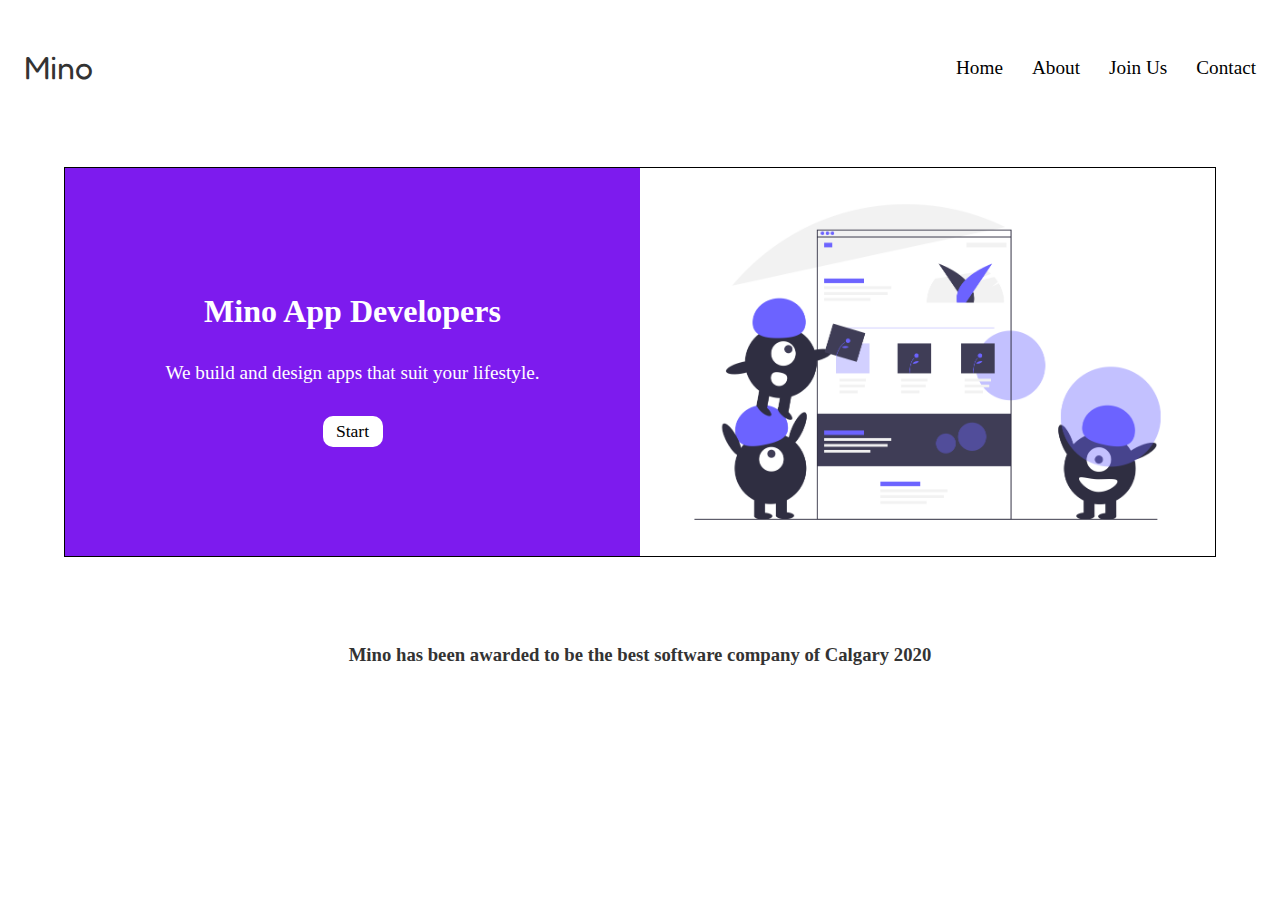
<file: index.html>
<!DOCTYPE html>
<html lang="en">

<head>
  <meta charset="UTF-8">
  <meta name="viewport" content="width=device-width, initial-scale=1.0">
  <title>Simple Killer Web</title>
  <link rel="stylesheet" href="styles/style.css">
  <link href="https://fonts.googleapis.com/css?family=Fredoka+One&display=swap" rel="stylesheet">
</head>

<body>
  <header>
    <div class="logo">Mino</div>
    <div class="nav">
      <ul class="nav-links">
        <li><a href="#">Home</a></li>
        <li><a href="about.html">About</a></li>
        <li><a href="join.html">Join Us</a></li>
        <li><a href="#">Contact</a></li>
      </ul>
    </div>
    <div class="hamburger">
      <div class="line1"></div>
      <div class="line2"></div>
      <div class="line3"></div>
    </div>
  </header>

  <main class="main_home">
    <div class="main-title">
      <h1>Mino App Developers</h1>
      <p>We build and design apps that suit your lifestyle.</p>
      <div class="link">
        <a href="#">Start</a>
      </div>
    </div>
    <div class="main-img">
      <img src="images/home_banner.png" alt="main img">
    </div>
  </main>

  <section class="sub">
    <h3>Mino has been awarded to be the best software company of Calgary 2020</h3>
  </section>
  <script src="app.js"></script>
</body>

</html>
</file>
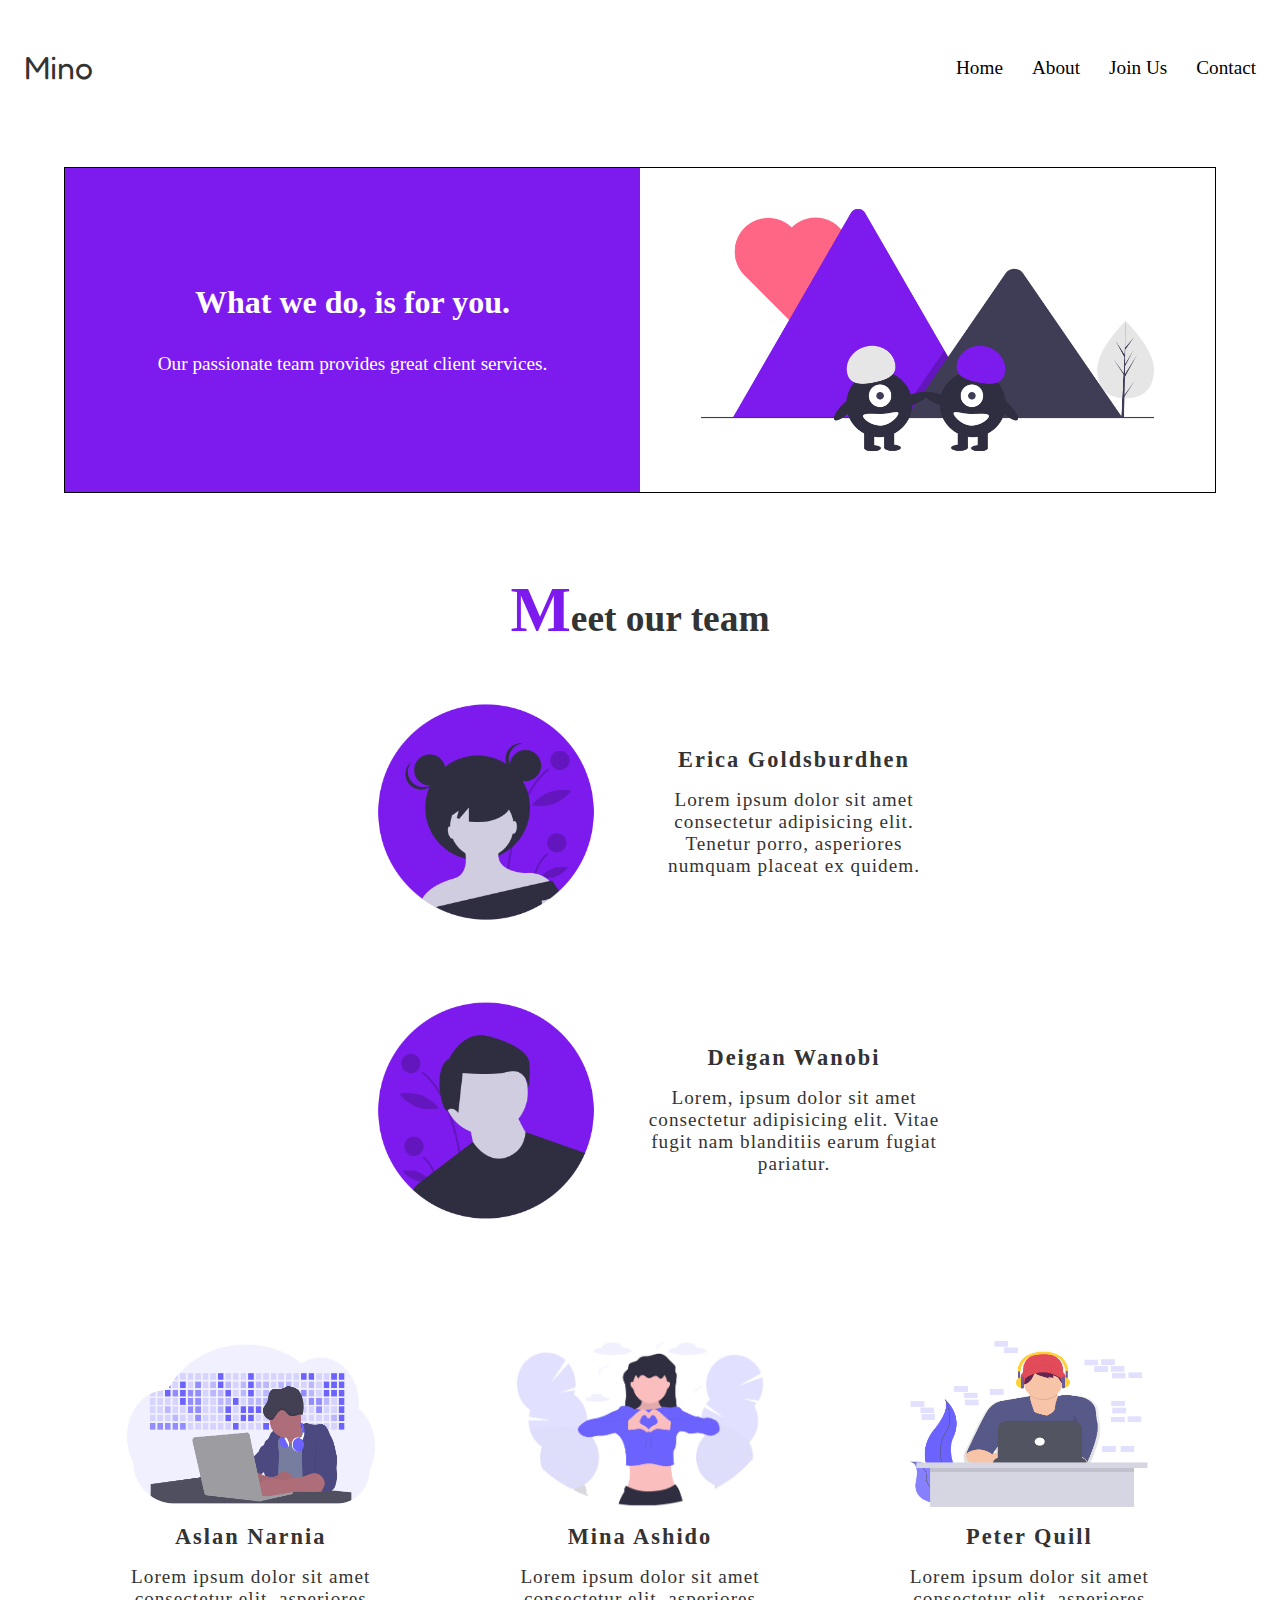
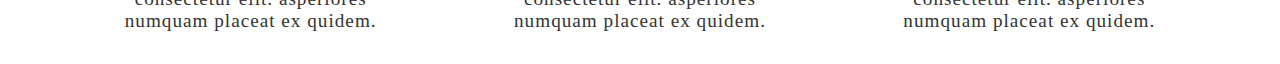
<file: about.html>
<!DOCTYPE html>
<html lang="en">

<head>
  <meta charset="UTF-8">
  <meta name="viewport" content="width=device-width, initial-scale=1.0">
  <title>About</title>
  <link rel="stylesheet" href="styles/style.css">
  <link href="https://fonts.googleapis.com/css?family=Fredoka+One&display=swap" rel="stylesheet">
</head>

<body>
  <header>
    <div class="logo">Mino</div>
    <div class="nav">
      <ul class="nav-links">
        <li><a href="index.html">Home</a></li>
        <li><a href="#">About</a></li>
        <li><a href="join.html">Join Us</a></li>
        <li><a href="#">Contact</a></li>
      </ul>
    </div>
    <div class="hamburger">
      <div class="line1"></div>
      <div class="line2"></div>
      <div class="line3"></div>
    </div>
  </header>

  <main class="main-about">
    <div class="about-title">
      <h1>What we do, is for you.</h1>
      <p> Our passionate team provides great client services.</p>
    </div>
    <div class="main-img">
      <img src="images/about_us.png" alt="about img">
    </div>
  </main>

  <section class="team-container">
    <div class="team-title">
      <h3>Meet our team</h3>
    </div>
    <div class="team">
      <div class="team-profile-container">
        <div class="team-image">
          <img src="images/female.png" alt="femal e avatar">
        </div>
        <div class="team-info">
          <h3>Erica Goldsburdhen</h3>
          <p>Lorem ipsum dolor sit amet consectetur adipisicing elit. Tenetur porro, asperiores numquam placeat ex
            quidem.</p>
        </div>
      </div>
      <div class="team-profile-container">
        <div class="team-image">
          <img src="images/male.png" alt="male avatar">
        </div>
        <div class="team-info">
          <h3>Deigan Wanobi</h3>
          <p>Lorem, ipsum dolor sit amet consectetur adipisicing elit. Vitae fugit nam blanditiis earum fugiat pariatur.
          </p>
        </div>
      </div>
    </div>
  </section>

  <div class="team-container-2">
    <div class="team-profile-2">
      <div class="team-image">
        <img src="images/avatar-3.png" alt="male avatar">
      </div>
      <div class="team-info">
        <h3>Aslan Narnia</h3>
        <p>Lorem ipsum dolor sit amet consectetur elit. asperiores numquam placeat ex
          quidem.</p>
      </div>
    </div>
    <div class="team-profile-2">
      <div class="team-image">
        <img src="images/avatar-4.png" alt="female avatar">
      </div>
      <div class="team-info">
        <h3>Mina Ashido</h3>
        <p>Lorem ipsum dolor sit amet consectetur elit. asperiores numquam placeat ex
          quidem.</p>
      </div>
    </div>
    <div class="team-profile-2">
      <div class="team-image">
        <img src="images/avatar-6.png" alt="male avatar">
      </div>
      <div class="team-info">
        <h3>Peter Quill</h3>
        <p>Lorem ipsum dolor sit amet consectetur elit. asperiores numquam placeat ex
          quidem.</p>
      </div>
    </div>
  </div>
</body>

</html>
</file>
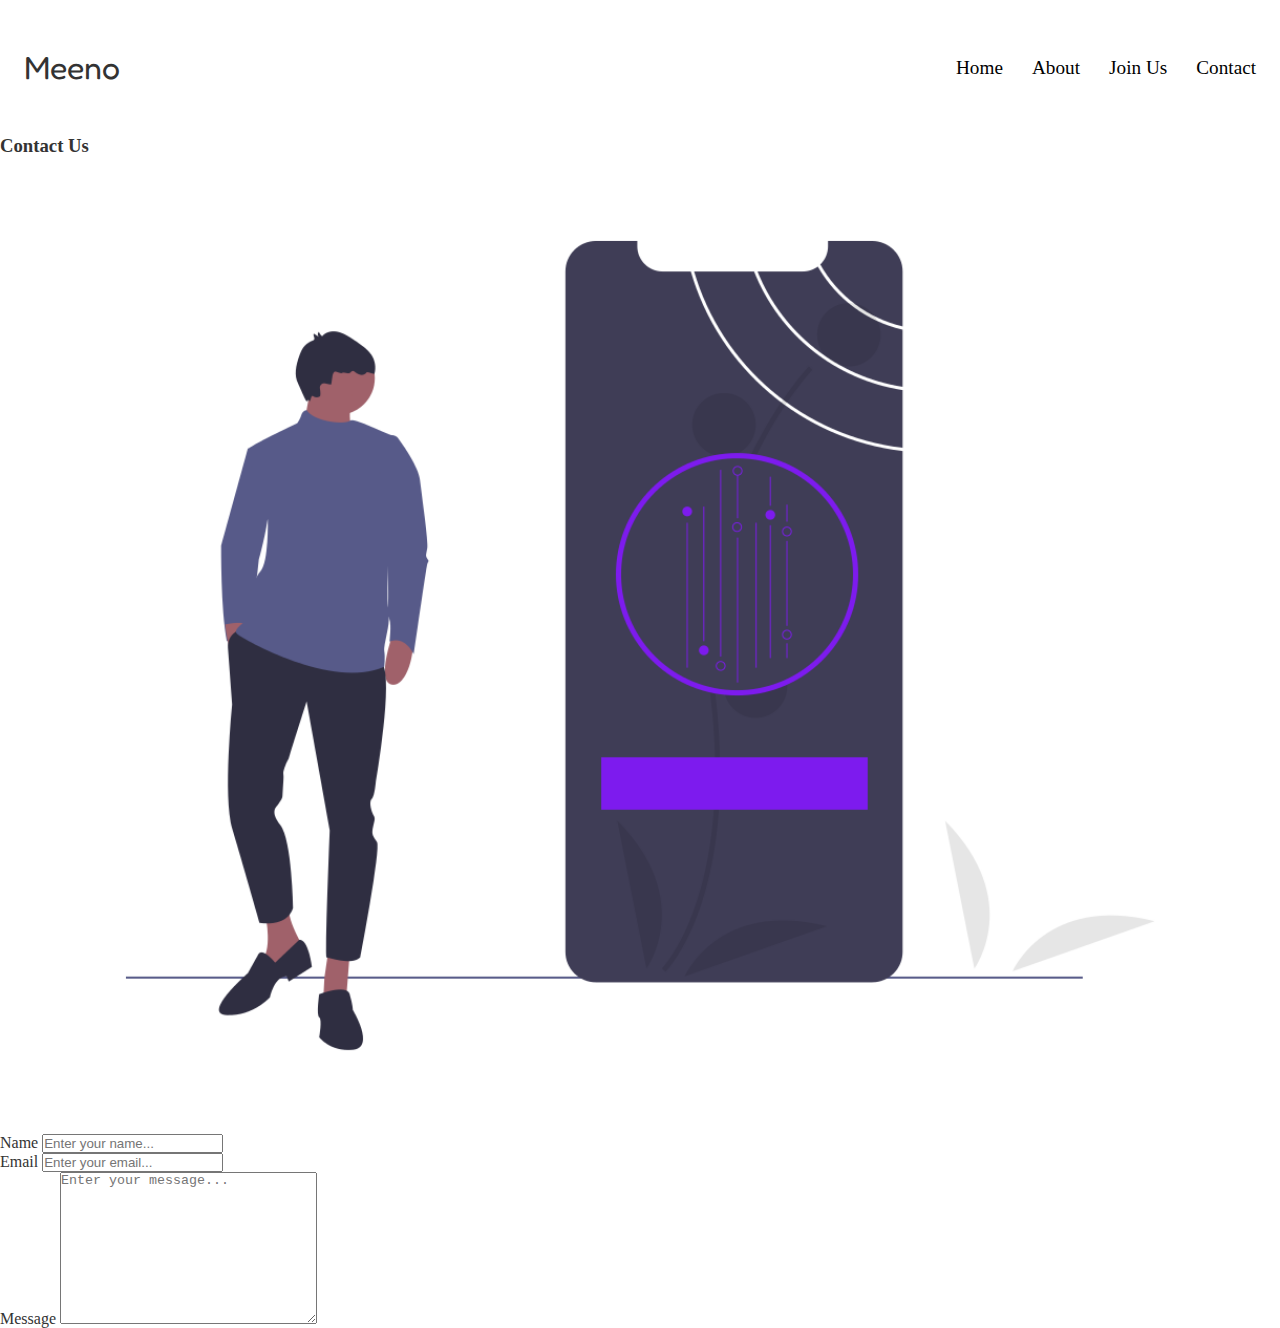
<file: contact.html>
<!DOCTYPE html>
<html lang="en">

<head>
  <meta charset="UTF-8">
  <meta name="viewport" content="width=device-width, initial-scale=1.0">
  <title>Contact</title>
  <link rel="stylesheet" href="styles/style.css">
  <link href="https://fonts.googleapis.com/css?family=Fredoka+One&display=swap" rel="stylesheet">
</head>

<body>
  <header>
    <div class="logo">Meeno</div>
    <div class="nav">
      <ul class="nav-links">
        <li><a href="index.html">Home</a></li>
        <li><a href="about.html">About</a></li>
        <li><a href="join.html">Join Us</a></li>
        <li><a href="#">Contact</a></li>
      </ul>
    </div>
    <div class="hamburger">
      <div class="line1"></div>
      <div class="line2"></div>
      <div class="line3"></div>
    </div>
  </header>

  <section class="contact-title">
    <h3>Contact Us</h3>
  </section>

  <section class="contact-container">
    <div class="contact-img">
      <img src="images/contact.png" alt="contact">
    </div>
    <form action="">
      <div class="form-container">
        <div>
          <label for="name">Name</label>
          <input type="text" id="name" name="name" placeholder="Enter your name...">
        </div>
        <div>
          <label for="email">Email</label>
          <input type="email" id="email" name="email" placeholder="Enter your email...">
        </div>
        <div>
          <label for="msg">Message</label>
          <textarea name="msg" id="" cols="30" rows="10" placeholder="Enter your message..."></textarea>
        </div>
      </div>
    </form>
  </section>

  <script src="app.js"></script>
</body>

</html>
</file>
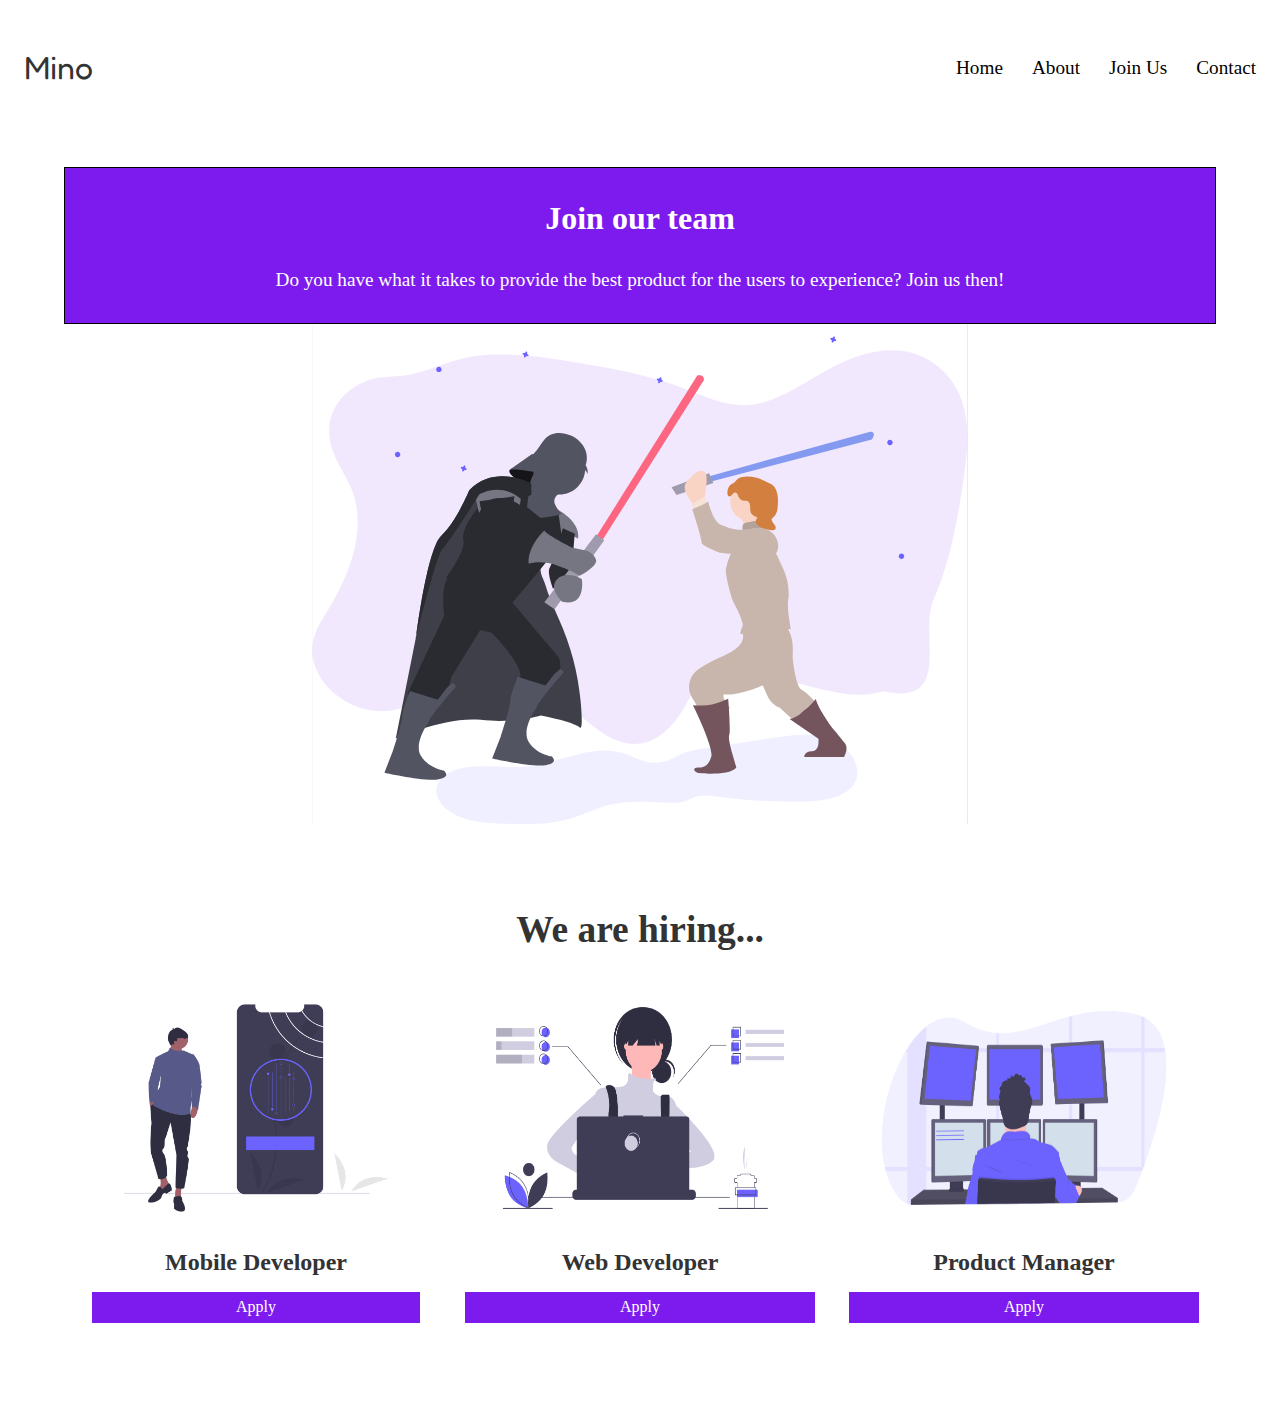
<file: join.html>
<!DOCTYPE html>
<html lang="en">

<head>
  <meta charset="UTF-8">
  <meta name="viewport" content="width=device-width, initial-scale=1.0">
  <title>Join Us</title>
  <link rel="stylesheet" href="styles/style.css">
  <link href="https://fonts.googleapis.com/css?family=Fredoka+One&display=swap" rel="stylesheet">
</head>

<body>
  <header>
    <div class="logo">Mino</div>
    <div class="nav">
      <ul class="nav-links">
        <li><a href="index.html">Home</a></li>
        <li><a href="about.html">About</a></li>
        <li><a href="#">Join Us</a></li>
        <li><a href="#">Contact</a></li>
      </ul>
    </div>
    <div class="hamburger">
      <div class="line1"></div>
      <div class="line2"></div>
      <div class="line3"></div>
    </div>
  </header>

  <main class="join-container">
    <h1>Join our team</h1>
    <p>Do you have what it takes to provide the best product for the users to experience? Join us then!
    </p>
  </main>

  <section class="svg-container">
    <svg width="998" height="761" viewBox="0 0 998 761" fill="none" xmlns="http://www.w3.org/2000/svg">
      <rect width="998" height="761" fill="#E5E5E5" />
      <g id="star-wars">
        <g clip-path="url(#clip0)">
          <rect width="997.26" height="760.93" fill="white" />
          <path id="shadow" opacity="0.1"
            d="M406.663 654.398C380.263 660.688 354.493 670.618 327.443 673.398C293.143 676.928 257.863 668.798 224.303 676.748C208.673 680.448 192.023 689.918 189.353 705.748C186.933 720.148 197.303 733.818 209.413 741.968C234.123 758.598 265.723 759.808 295.503 760.468C328.503 761.198 362.203 761.848 393.913 752.548C414.493 746.548 433.773 736.398 454.623 731.418C483.623 724.498 513.883 727.848 543.623 728.498C552.043 728.678 560.623 728.618 568.623 725.848C573.813 724.038 578.563 721.128 583.793 719.438C594.043 716.118 605.153 717.748 615.793 719.208C660.27 725.267 705.159 727.775 750.033 726.708C772.293 726.178 795.873 724.318 813.953 711.338C819.143 707.618 823.793 702.958 826.603 697.218C830.823 688.588 830.433 678.218 827.333 669.138C819.643 646.558 796.773 631.888 773.383 627.218C749.993 622.548 725.833 626.158 702.253 629.758L591.743 646.698C583.913 647.898 576.013 649.108 568.553 651.788C560.003 654.848 552.223 659.788 543.763 663.068C519.453 672.578 503.973 665.938 482.763 656.718C458.263 646.038 432.413 648.178 406.663 654.398Z"
            fill="#6C63FF" />
          <g id="background">
            <path id="Vector" opacity="0.1"
              d="M61.77 256.11C82.99 315.46 55.92 383.82 24.05 435.36C13.38 452.61 1.61 470.71 0.150001 492.36C-1.63 518.84 12.84 543.19 30.03 559.1C61.37 588.1 104.17 597.1 141.46 582.44C173.69 569.8 200.79 541.24 233.29 529.73C287.68 510.46 345.29 542.41 391.84 582.22C424.78 610.39 460.07 644.64 499.84 638.62C527.84 634.39 551.52 610.08 567.62 581.46C575.39 567.64 582.15 552.16 593.48 542.84C600.21 537.3 608.12 534.35 616.02 532.26C688.21 513.15 797.8 583.08 869 559.1C977 582.44 922.5 472.5 946.35 418.3C970.2 364.1 981.35 302.86 990.61 242.2C997.2 199.09 1002.67 152.58 987.52 112.92C971.52 70.92 934.4 45.53 897.11 40.77C859.82 36.01 822.43 49.19 788.11 67.77C745.19 91.01 703.11 123.54 656.28 123.65C624.38 123.72 593.96 108.57 563.45 97.01C512.45 77.69 459.45 68.09 406.58 59.23C355.99 50.74 304.89 42.86 254 47.87C218 51.42 186.18 68.46 151.24 76.34C128.46 81.48 105.57 77.66 83.24 86.34C55.71 97 27.4 121.72 25.88 160.62C24.39 197.59 50.51 224.62 61.77 256.11Z"
              fill="#7D1BEE" />
          </g>
          <g id="stars">
            <path id="Vector_2"
              d="M797.03 23.6728C796.462 23.4251 796.005 22.9778 795.746 22.4157C795.486 21.8536 795.441 21.2157 795.62 20.6228C795.648 20.5318 795.664 20.4378 795.67 20.3428C795.686 20.071 795.613 19.8014 795.464 19.5738C795.315 19.3461 795.097 19.1724 794.841 19.0783C794.586 18.9842 794.307 18.9747 794.046 19.0511C793.784 19.1275 793.554 19.2859 793.39 19.5028C793.334 19.5803 793.287 19.6642 793.25 19.7528C793.002 20.3204 792.555 20.7774 791.993 21.0373C791.431 21.2971 790.793 21.3418 790.2 21.1628C790.109 21.1352 790.015 21.1184 789.92 21.1128C789.648 21.0972 789.379 21.1693 789.151 21.3186C788.923 21.4678 788.75 21.6862 788.656 21.9417C788.561 22.1971 788.552 22.476 788.628 22.7373C788.705 22.9986 788.863 23.2284 789.08 23.3928C789.158 23.4492 789.241 23.4962 789.33 23.5328C789.899 23.7748 790.359 24.2166 790.624 24.7748C790.89 25.333 790.942 25.969 790.77 26.5628C790.742 26.6539 790.726 26.7478 790.72 26.8428C790.704 27.1146 790.777 27.3842 790.926 27.6118C791.075 27.8395 791.293 28.0132 791.549 28.1073C791.804 28.2014 792.083 28.211 792.344 28.1345C792.606 28.0581 792.836 27.8998 793 27.6828C793.056 27.6053 793.103 27.5214 793.14 27.4328C793.388 26.8652 793.835 26.4082 794.397 26.1484C794.959 25.8885 795.597 25.8438 796.19 26.0228C796.281 26.0504 796.375 26.0672 796.47 26.0728C796.742 26.0884 797.011 26.0163 797.239 25.8671C797.467 25.7178 797.64 25.4994 797.735 25.244C797.829 24.9885 797.838 24.7096 797.762 24.4483C797.685 24.1871 797.527 23.9573 797.31 23.7928C797.222 23.7412 797.128 23.7009 797.03 23.6728Z"
              fill="#6C63FF" />
            <path id="Vector_3"
              d="M533.03 85.6728C532.462 85.4251 532.005 84.9778 531.746 84.4157C531.486 83.8536 531.441 83.2157 531.62 82.6228C531.648 82.5318 531.664 82.4378 531.67 82.3428C531.686 82.071 531.613 81.8014 531.464 81.5738C531.315 81.3461 531.097 81.1724 530.841 81.0783C530.586 80.9842 530.307 80.9747 530.046 81.0511C529.784 81.1275 529.554 81.2859 529.39 81.5028C529.334 81.5803 529.287 81.6642 529.25 81.7528C529.002 82.3204 528.555 82.7774 527.993 83.0373C527.431 83.2971 526.793 83.3418 526.2 83.1628C526.109 83.1352 526.015 83.1184 525.92 83.1128C525.648 83.0972 525.379 83.1693 525.151 83.3186C524.923 83.4678 524.75 83.6862 524.656 83.9417C524.561 84.1971 524.552 84.476 524.628 84.7373C524.705 84.9986 524.863 85.2284 525.08 85.3928C525.158 85.4492 525.241 85.4962 525.33 85.5328C525.898 85.7805 526.355 86.2278 526.614 86.7899C526.874 87.3521 526.919 87.99 526.74 88.5828C526.712 88.6739 526.696 88.7678 526.69 88.8628C526.674 89.1346 526.747 89.4042 526.896 89.6318C527.045 89.8595 527.263 90.0332 527.519 90.1273C527.774 90.2214 528.053 90.231 528.315 90.1545C528.576 90.0781 528.806 89.9198 528.97 89.7028C529.026 89.6253 529.073 89.5414 529.11 89.4528C529.358 88.8852 529.805 88.4282 530.367 88.1684C530.929 87.9085 531.567 87.8638 532.16 88.0428C532.251 88.0704 532.345 88.0872 532.44 88.0928C532.712 88.1084 532.981 88.0363 533.209 87.8871C533.437 87.7378 533.61 87.5194 533.705 87.264C533.799 87.0085 533.808 86.7296 533.732 86.4683C533.655 86.2071 533.497 85.9773 533.28 85.8128C533.203 85.7564 533.119 85.7094 533.03 85.6728Z"
              fill="#6C63FF" />
            <path id="Vector_4"
              d="M879.46 184.583C881.735 184.583 883.58 182.738 883.58 180.463C883.58 178.187 881.735 176.343 879.46 176.343C877.185 176.343 875.34 178.187 875.34 180.463C875.34 182.738 877.185 184.583 879.46 184.583Z"
              fill="#6C63FF" />
            <path id="Vector_5"
              d="M328.65 46.6128C328.091 46.3695 327.641 45.9297 327.385 45.3768C327.129 44.824 327.084 44.1963 327.26 43.6128C327.288 43.5218 327.305 43.4278 327.31 43.3328C327.337 43.0617 327.275 42.789 327.133 42.5564C326.991 42.3238 326.777 42.144 326.523 42.0443C326.27 41.9447 325.99 41.9307 325.728 42.0044C325.466 42.0781 325.235 42.2356 325.07 42.4528C325.014 42.5303 324.967 42.6142 324.93 42.7028C324.687 43.2615 324.247 43.7115 323.694 43.9676C323.141 44.2238 322.514 44.2683 321.93 44.0928C321.839 44.0651 321.745 44.0483 321.65 44.0428C321.381 44.0247 321.113 44.0943 320.886 44.2411C320.66 44.388 320.487 44.6042 320.393 44.8574C320.3 45.1106 320.291 45.3873 320.368 45.646C320.445 45.9048 320.603 46.1317 320.82 46.2928C320.897 46.3493 320.981 46.3963 321.07 46.4328C321.629 46.6762 322.079 47.1159 322.335 47.6688C322.591 48.2217 322.636 48.8493 322.46 49.4328C322.432 49.5238 322.416 49.6178 322.41 49.7128C322.392 49.9821 322.462 50.2501 322.608 50.4765C322.755 50.703 322.971 50.8759 323.225 50.9693C323.478 51.0627 323.755 51.0717 324.013 50.9948C324.272 50.9179 324.499 50.7594 324.66 50.5428C324.717 50.4654 324.764 50.3814 324.8 50.2928C325.043 49.7342 325.483 49.2842 326.036 49.028C326.589 48.7718 327.217 48.7273 327.8 48.9028C327.891 48.9305 327.985 48.9473 328.08 48.9528C328.349 48.9709 328.617 48.9013 328.844 48.7545C329.07 48.6077 329.243 48.3915 329.337 48.1382C329.43 47.885 329.439 47.6083 329.362 47.3496C329.285 47.0909 329.127 46.864 328.91 46.7028C328.827 46.6629 328.74 46.6328 328.65 46.6128Z"
              fill="#6C63FF" />
            <path id="Vector_6"
              d="M234.51 219.943C233.951 219.699 233.501 219.26 233.245 218.707C232.989 218.154 232.945 217.526 233.12 216.943C233.148 216.852 233.165 216.758 233.17 216.663C233.188 216.393 233.119 216.126 232.972 215.899C232.825 215.673 232.609 215.5 232.355 215.406C232.102 215.313 231.826 215.304 231.567 215.381C231.308 215.458 231.081 215.616 230.92 215.833C230.864 215.91 230.817 215.994 230.78 216.083C230.537 216.641 230.097 217.091 229.544 217.348C228.991 217.604 228.364 217.648 227.78 217.473C227.689 217.445 227.595 217.428 227.5 217.423C227.231 217.405 226.963 217.474 226.736 217.621C226.51 217.768 226.337 217.984 226.243 218.237C226.15 218.491 226.141 218.767 226.218 219.026C226.295 219.285 226.453 219.512 226.67 219.673C226.747 219.729 226.831 219.776 226.92 219.813C227.479 220.056 227.929 220.496 228.185 221.049C228.441 221.602 228.486 222.229 228.31 222.813C228.282 222.904 228.266 222.998 228.26 223.093C228.242 223.362 228.312 223.63 228.458 223.857C228.605 224.083 228.821 224.256 229.075 224.349C229.328 224.443 229.605 224.452 229.863 224.375C230.122 224.298 230.349 224.139 230.51 223.923C230.566 223.845 230.614 223.761 230.65 223.673C230.893 223.114 231.333 222.664 231.886 222.408C232.439 222.152 233.067 222.107 233.65 222.283C233.741 222.311 233.835 222.327 233.93 222.333C234.199 222.351 234.467 222.281 234.694 222.134C234.92 221.988 235.093 221.771 235.187 221.518C235.28 221.265 235.289 220.988 235.212 220.73C235.135 220.471 234.977 220.244 234.76 220.083C234.683 220.026 234.599 219.979 234.51 219.943Z"
              fill="#6C63FF" />
            <path id="Vector_7"
              d="M130.07 202.673C132.318 202.673 134.14 200.851 134.14 198.603C134.14 196.355 132.318 194.533 130.07 194.533C127.822 194.533 126 196.355 126 198.603C126 200.851 127.822 202.673 130.07 202.673Z"
              fill="#6C63FF" />
            <path id="Vector_8"
              d="M192.9 73.1328C195.148 73.1328 196.97 71.3106 196.97 69.0628C196.97 66.815 195.148 64.9928 192.9 64.9928C190.652 64.9928 188.83 66.815 188.83 69.0628C188.83 71.3106 190.652 73.1328 192.9 73.1328Z"
              fill="#6C63FF" />
            <path id="Vector_9"
              d="M896.95 357.703C899.225 357.703 901.07 355.858 901.07 353.583C901.07 351.307 899.225 349.463 896.95 349.463C894.675 349.463 892.83 351.307 892.83 353.583C892.83 355.858 894.675 357.703 896.95 357.703Z"
              fill="#6C63FF" />
          </g>
          <g id="darth-vader">
            <path id="Vector_10"
              d="M407.29 614.115C397.35 605.005 347.67 595.895 347.67 595.895C347.67 595.895 309.58 608.315 256.58 602.515C203.58 596.715 127.37 630.675 127.37 630.675L157.91 477.175L158.84 472.505C158.84 472.505 175.37 340.835 196.95 321.785C218.53 302.735 239.18 253.055 239.18 253.055C278.1 212.475 332.76 242.285 332.76 242.285C332.76 242.285 333.06 243.035 333.59 244.435C337.92 255.955 357.54 310.995 350.15 344.965C345.32 367.185 347.53 378.965 350.22 384.965C352.517 389.991 354.462 395.17 356.04 400.465C359.53 412.405 367.64 431.625 375.94 450.055C393.62 489.256 404.657 531.124 408.6 573.945C410.8 598.105 411.51 617.975 407.29 614.115Z"
              fill="#3E3F49" />
            <path id="Vector_11"
              d="M298.81 417.015L375.81 508.105C375.81 508.105 385.75 539.575 361.73 550.335L351.79 561.925L311.21 546.195C311.21 546.195 324.46 542.055 311.21 518.035C297.96 494.015 273.12 470.035 273.12 470.035L255.73 465.895L211.84 537.115C211.84 537.115 206.84 568.585 187 572.725L169.61 581.005L145.61 562.005L201.09 443.585C201.09 443.585 192.81 385.585 216 378.165L298.81 417.015Z"
              fill="#2A2A31" />
            <path id="Vector_12"
              d="M359.44 285.755C363.15 287.045 366.2 289.695 374.17 282.865C374.17 282.865 394.87 306.055 387.42 320.955C379.97 335.855 304.61 424.465 304.61 424.465L203.61 386.375C203.61 386.375 235.08 344.965 230.11 327.575C225.14 310.185 266.55 248.905 296.36 253.045C326.17 257.185 333.63 259.665 333.63 259.665C333.63 259.665 337.97 282.075 353.4 284.345C355.453 284.626 357.475 285.098 359.44 285.755Z"
              fill="#2A2A31" />
            <path id="Vector_13"
              d="M374.17 282.865C374.17 282.865 408.95 301.085 404.81 326.755C404.81 326.755 388.25 315.985 379.14 318.475L374.17 282.865Z"
              fill="#757681" />
            <path id="Vector_14"
              d="M383.28 529.645C383.28 529.645 341.87 576.845 341.87 583.465C341.87 583.465 317.87 616.585 329.45 635.635C341.03 654.685 364.23 657.995 364.23 657.995C364.23 657.995 376.65 667.105 356.78 671.245C336.91 675.385 273.97 661.305 273.97 661.305L287.22 627.305C287.22 627.305 301.3 584.245 301.3 575.135C301.3 566.025 312.89 537.045 312.89 537.045L355.12 550.295L368.37 532.955L377.86 524.675L383.28 529.645Z"
              fill="#535461" />
            <path id="Vector_15"
              d="M320.37 242.285C320.37 242.285 293.87 227.375 301.37 221.585C308.87 215.795 347.74 213.305 347.74 213.305L361.37 245.185L320.37 242.285Z"
              fill="#151519" />
            <path id="Vector_16"
              d="M394.87 249.735C394.87 249.735 364.23 256.355 369.2 273.735C369.2 273.735 374.2 284.505 379.14 287.815C384.08 291.125 347.67 295.265 347.67 295.265L326.97 278.705L329.87 255.935C329.87 255.935 331.11 219.935 350.99 219.935C370.87 219.935 394.87 249.735 394.87 249.735Z"
              fill="#535461" />
            <path id="Vector_17"
              d="M219.31 551.175C219.31 551.175 177.9 598.375 177.9 605.005C177.9 605.005 153.9 638.125 165.48 657.175C177.06 676.225 200.26 679.535 200.26 679.535C200.26 679.535 212.68 688.645 192.81 692.785C172.94 696.925 110 682.845 110 682.845L123.25 648.845C123.25 648.845 137.37 605.835 137.37 596.725C137.37 587.615 148.96 558.635 148.96 558.635L191.19 571.885L204.37 554.465L213.86 546.185L219.31 551.175Z"
              fill="#535461" />
            <path id="Vector_18"
              d="M318.68 259.675L316.2 275.405C316.2 275.405 273.14 244.765 254.09 287.825L245.81 253.045C245.81 253.045 302.95 234.835 318.68 259.675Z"
              fill="#757681" />
            <path id="Vector_19"
              d="M333.59 244.465V259.705L318.68 267.155C286.38 238.995 254.09 259.705 254.09 259.705C254.09 259.705 206.89 335.065 198.61 341.705C190.33 348.345 157.93 477.215 157.93 477.215L158.86 472.545C158.86 472.545 175.37 340.835 196.95 321.785C218.53 302.735 239.18 253.055 239.18 253.055C278.1 212.475 332.76 242.285 332.76 242.285C332.76 242.285 333.06 243.045 333.59 244.465Z"
              fill="#2A2A31" />
            <path id="Vector_20"
              d="M375.82 259.685C397.773 259.685 415.57 241.889 415.57 219.935C415.57 197.982 397.773 180.185 375.82 180.185C353.867 180.185 336.07 197.982 336.07 219.935C336.07 241.889 353.867 259.685 375.82 259.685Z"
              fill="#535461" />
            <path id="Vector_21"
              d="M399.84 172.725C399.84 172.725 368.37 153.725 350.98 179.345C333.59 204.965 335.25 197.565 335.25 197.565L301.25 221.565C301.25 221.565 329.41 221.565 346.8 228.185C346.8 228.185 398.97 197.545 408.08 217.415C408.08 217.415 418.02 221.555 418.85 228.185C418.85 228.185 421.33 224.045 416.37 214.935C416.37 214.955 426.37 190.945 399.84 172.725Z"
              fill="#535461" />
            <g id="dv-move">
              <path id="Vector_22"
                d="M399.84 319.305C399.84 319.305 394.04 369.825 399.84 383.065C399.84 383.065 371.68 397.145 366.72 402.935C366.72 402.935 356.78 377.265 361.72 370.635C366.66 364.005 381.59 311.015 381.59 311.015L399.84 319.305Z"
                fill="#2A2A31" />
              <path id="dv-arm1"
                d="M254.92 269.615C254.92 269.615 261.54 344.975 333.59 354.085L360.09 321.785C360.09 321.785 318.68 301.085 318.68 295.285C318.68 295.285 302.95 282.865 307.91 262.165L254.92 269.615Z"
                fill="#2A2A31" />
              <path id="dv-sword"
                d="M432.14 324.275L586.14 78.2752C586.14 78.2752 597.73 75.7952 596.08 85.7252L439.59 332.555L432.14 324.275Z"
                fill="#FC6681" />
              <path id="Vector_23" d="M432.13 320.135L353.46 423.645L368.98 434.275L444.56 329.245L432.13 320.135Z"
                fill="#9F9BAD" />
              <path id="Vector_24"
                d="M353.46 314.335C353.46 314.335 327.79 337.525 329.46 364.855C329.46 364.855 348.46 358.235 375.01 368.165C401.56 378.095 407.31 383.075 407.31 383.075C407.31 383.075 434.64 368.995 432.15 359.075C429.66 349.155 418.07 344.995 418.07 344.995L394.88 339.995C394.88 339.995 356.78 320.955 353.46 314.335Z"
                fill="#757681" />
              <path id="Vector_25"
                d="M410.6 388.865C410.6 388.865 417.22 431.095 380.79 422.865C380.79 422.865 359.26 402.995 372.51 388.865C385.76 374.735 410.6 387.205 410.6 388.865Z"
                fill="#757681" />
            </g>
          </g>
          <g id="jedi">
            <path id="Vector_26"
              d="M653 296.59C653 296.59 665.42 315.59 661.28 333.03C657.14 350.47 701.86 323.09 701.86 323.09C701.86 323.09 688.61 303.22 690.27 285L653 296.59Z"
              fill="#F9D3C4" />
            <path id="Vector_27"
              d="M655.329 313.91C655.329 313.91 653.669 304.8 657.809 303.14C661.949 301.48 678.509 299 678.509 299C678.509 299 683.509 310.59 688.449 310.59C693.389 310.59 655.329 313.91 655.329 313.91Z"
              fill="#C8B5AC" />
            <path id="Vector_28"
              d="M670.39 515.992L693.58 567.332C693.58 567.332 699.38 579.752 711.8 583.892L735.8 606.252L768.1 578.092C768.1 578.092 756.51 563.182 744.91 556.562C733.31 549.942 729.18 485.342 729.18 485.342L670.39 515.992Z"
              fill="#C8B5AC" />
            <path id="Vector_29"
              d="M654.741 470.565C654.741 470.565 665.505 488.393 624.04 506.143C606.823 513.534 595.339 520.231 587.786 525.523C582.054 529.517 577.743 535.158 575.455 541.659C573.166 548.16 573.015 555.196 575.022 561.784C576.005 564.988 577.465 568.034 579.353 570.825C589.297 585.382 587.636 592.656 587.636 592.656C587.636 592.656 624.09 605.593 635.654 583.762C635.654 583.762 623.229 570.825 626.541 563.552C626.541 563.552 640.626 566.783 672.107 555.467C686.059 550.371 699.495 544.02 712.242 536.497C717.214 533.583 721.449 529.611 724.631 524.878C727.813 520.145 729.859 514.772 730.619 509.16C732.519 495.149 732.62 475.886 722.616 462.462L654.741 470.565Z"
              fill="#C8B5AC" />
            <path id="Vector_30"
              d="M664.59 299.032C680.142 299.032 692.75 286.424 692.75 270.872C692.75 255.319 680.142 242.712 664.59 242.712C649.038 242.712 636.43 255.319 636.43 270.872C636.43 286.424 649.038 299.032 664.59 299.032Z"
              fill="#F9D3C4" />
            <path id="Vector_31"
              d="M676.495 340.954C676.495 340.954 701.335 336.814 707.965 352.544C710.745 359.154 713.825 365.904 716.455 371.544C722.104 383.473 725.125 396.476 725.315 409.674C725.427 413.026 725.162 416.381 724.525 419.674C722.045 430.444 728.665 464.394 728.665 464.394L651.665 471.844C651.933 467.789 653.061 463.838 654.975 460.254C657.575 455.054 646.975 434.074 642.215 425.254C640.679 422.385 639.433 419.37 638.495 416.254C634.825 404.044 626.355 373.794 630.955 369.184C630.955 369.184 635.955 345.184 642.545 345.184C649.135 345.184 676.495 340.954 676.495 340.954Z"
              fill="#C8B5AC" />
            <path id="Vector_32" opacity="0.1"
              d="M655.48 313.922C655.48 313.922 653.82 304.812 657.96 303.152C662.1 301.492 678.66 299.012 678.66 299.012C678.66 299.012 683.66 310.602 688.6 310.602C693.54 310.602 655.48 313.922 655.48 313.922Z"
              fill="black" />
            <g id="jedi-move">
              <path id="jedi-sword2"
                d="M603.31 231.922L849.31 164.012C849.31 164.012 860.08 163.182 851.79 175.602L605.79 240.192L603.31 231.922Z"
                fill="#8499F0" />
              <path id="jedi-sword" d="M547 248.512L554.45 260.102L610.76 241.892L604.14 226.982L547 248.512Z"
                fill="#9F9BAD" />
              <path id="jedi-hand"
                d="M580.12 274.182C580.12 274.182 560.25 251.822 569.36 241.052C578.47 230.282 588.36 220.352 596.69 224.492C605.02 228.632 596.69 265.902 596.69 265.902L580.12 274.182Z"
                fill="#F9D3C4" />
              <path id="jedi-arm2"
                d="M580.95 283.292L577.64 274.182C577.64 274.182 595.86 264.242 597.51 262.592L600.82 275.012L580.95 283.292Z"
                fill="#F6E2D7" />
              <path id="jedi-arm"
                d="M674.69 357.202C674.69 357.202 646.53 349.752 639.91 349.752C633.29 349.752 620.03 348.132 620.03 348.132C620.03 348.132 591.87 337.362 592.7 332.402C593.53 327.442 578.62 281.882 578.62 281.882C578.62 281.882 600.98 273.602 602.62 269.462C602.62 269.462 610.07 301.762 622.49 305.902C634.91 310.042 644.02 315.842 666.38 311.702C670.733 310.884 675.143 310.399 679.57 310.252C695.14 309.772 708.65 321.612 709.34 337.172C709.88 348.712 703.26 359.682 674.69 357.202Z"
                fill="#C8B5AC" />
            </g>
            <path id="Vector_33"
              d="M649.623 264.002C651.363 266.704 654.196 268.913 657.432 269.101C659.129 269.206 660.901 268.756 662.493 269.353C663.247 269.699 663.921 270.198 664.469 270.817C665.017 271.435 665.428 272.16 665.676 272.944C667.638 278.065 665.538 284.39 668.646 288.913C670.768 291.982 674.62 293.249 678.047 294.767C675.139 296.683 674.726 301.05 676.402 304.055C678.078 307.06 681.282 308.987 684.529 310.265C689.229 311.928 694.094 313.097 699.043 313.752C700.741 314.034 702.651 314.275 704.062 313.291C705.791 312.066 705.908 309.479 705.059 307.552C704.21 305.626 702.65 304.107 701.441 302.38C700.656 301.256 700.018 300.038 699.542 298.756C699.303 298.224 699.204 297.64 699.255 297.06C699.575 296.084 700.237 295.252 701.123 294.715C703.921 292.42 706.018 289.404 707.181 286.002C708.055 283.074 708.55 280.048 708.656 276.997C709.271 268.473 709.441 259.562 705.823 251.803C704.681 249.171 702.921 246.845 700.688 245.017C699.17 243.931 697.541 243.005 695.828 242.253C689.091 239.007 682.312 235.75 675.086 233.792C667.861 231.834 660.095 231.216 652.901 233.289C650.772 233.817 648.794 234.82 647.119 236.221C645.75 237.467 644.785 239.09 643.406 240.326C641.464 242.064 638.865 242.912 636.828 244.515C633.029 247.572 631.873 252.892 632.011 257.698C632.064 259.792 632.817 262.4 634.907 262.651C638.366 263.07 639.851 257.321 643.247 256.62C647.49 255.792 647.936 261.405 649.623 264.002Z"
              fill="#D37F3F" />
            <path id="Vector_34"
              d="M749.06 588.042C749.06 588.042 737.47 600.462 726.7 601.292L770.59 631.102C770.59 631.102 773.07 650.102 760.65 650.102C748.23 650.102 749.06 659.212 749.06 659.212H809.51C809.51 659.212 816.96 645.962 811.17 638.512C805.38 631.062 792.17 615.322 792.17 615.322C792.17 615.322 770.64 586.322 766.5 570.602C766.45 570.642 757.76 581.822 749.06 588.042Z"
              fill="#74555E" />
            <path id="Vector_35"
              d="M594.557 580.764C589.575 580.907 584.59 580.793 579.62 580.423C579.62 580.423 614.253 650.202 606.835 660.173C606.835 660.173 603.539 675.13 589.518 675.13C575.497 675.13 582.926 682.603 587.865 683.436C592.804 684.268 636.519 687.589 645.62 675.13L639.844 655.197C639.844 655.197 632.426 631.122 634.866 625.293C637.305 619.465 633.213 570.462 633.213 570.462L622.15 575.076C613.395 578.724 604.03 580.654 594.557 580.764Z"
              fill="#74555E" />
          </g>
        </g>
      </g>
      <defs>
        <clipPath id="clip0">
          <rect width="997.26" height="760.93" fill="white" />
        </clipPath>
      </defs>
    </svg>

  </section>


  <div class="career-container">
    <div class="career-title">
      <h3>We are hiring...</h3>
    </div>
    <div class="career-board">
      <div class="career">
        <img src="images/mobile-developer.png" alt="mobile developer">
        <h3>Mobile Developer</h3>
        <a href="#">Apply</a>
      </div>
      <div class="career">
        <img src="images/web-dev.png" alt="web developer">
        <h3>Web Developer</h3>
        <a href="">Apply</a>
      </div>
      <div class="career">
        <img src="images/product-manager.png" alt="product manager">
        <h3>Product Manager</h3>
        <a href="">Apply</a>
      </div>
    </div>
  </div>
</body>

</html>
</file>
<file: styles/style.css>
* {
  margin: 0;
  padding: 0;
  -webkit-box-sizing: border-box;
          box-sizing: border-box;
}

body {
  color: #333;
  -webkit-animation: entrance 0.3s ease-in;
          animation: entrance 0.3s ease-in;
}

li {
  list-style: none;
}

a {
  text-decoration: none;
  color: #000;
}

main {
  margin: 2rem auto 5rem;
  max-width: 90%;
  text-align: center;
  background-color: #7d1bee;
  border: 1px solid #000;
  color: #fff;
}

main h1 {
  margin: 2rem auto;
}

main p {
  font-size: 1.2rem;
  margin: 2rem auto;
}

img {
  width: 100%;
  display: block;
}

@-webkit-keyframes entrance {
  from {
    opacity: 0;
  }
  to {
    opacity: 1;
  }
}

@keyframes entrance {
  from {
    opacity: 0;
  }
  to {
    opacity: 1;
  }
}

.main_home a {
  background-color: #fff;
  padding: 0.3rem;
  border-radius: 10px;
  font-size: 1.1rem;
  display: block;
  width: 60px;
  margin: 1rem auto;
}

.main_home a:hover {
  opacity: 0.8;
}

header {
  position: relative;
  height: 15vh;
  display: -webkit-box;
  display: -ms-flexbox;
  display: flex;
  -ms-flex-wrap: wrap;
      flex-wrap: wrap;
  -webkit-box-orient: horizontal;
  -webkit-box-direction: normal;
      -ms-flex-direction: row;
          flex-direction: row;
  -ms-flex-pack: distribute;
      justify-content: space-around;
  -webkit-box-align: center;
      -ms-flex-align: center;
          align-items: center;
  padding: 0.5rem;
}

.logo {
  -webkit-box-flex: 1;
      -ms-flex: 1 1 20rem;
          flex: 1 1 20rem;
  margin: 1rem;
  font-size: 2rem;
  font-family: 'Fredoka One', cursive;
}

.nav-links {
  -webkit-box-flex: 1;
      -ms-flex: 1 1 20rem;
          flex: 1 1 20rem;
  display: -webkit-box;
  display: -ms-flexbox;
  display: flex;
  width: 300px;
  -webkit-box-pack: justify;
      -ms-flex-pack: justify;
          justify-content: space-between;
  display: none;
  font-size: 1.2rem;
  margin: 1rem;
}

.hamburger {
  position: absolute;
  top: 40%;
  right: 3%;
}

.hamburger div {
  width: 30px;
  height: 4px;
  background-color: #000;
  margin-bottom: 2px;
}

.main-title {
  padding: 0.5rem;
}

.sub {
  text-align: center;
  font-weight: lighter;
  font-weight: 1.3rem;
  padding: 0.4rem;
  margin: 1rem auto;
}

@media (min-width: 600px) {
  .nav-links {
    display: -webkit-box;
    display: -ms-flexbox;
    display: flex;
  }
  .hamburger {
    display: none;
  }
}

@media (min-width: 1000px) {
  .main_home,
  .main-about {
    display: -ms-grid;
    display: grid;
    -ms-grid-columns: 1fr 1fr;
        grid-template-columns: 1fr 1fr;
    -webkit-box-align: center;
        -ms-flex-align: center;
            align-items: center;
  }
}

.about-title {
  padding: 0.5rem;
}

.team-container {
  max-width: 90%;
  margin: 3rem auto;
}

.team-container .team-title {
  text-align: center;
  font-size: 2rem;
}

.team-container .team-title ::first-letter {
  font-size: 4rem;
  color: #7D1BEE;
}

.team-profile-container {
  max-width: 600px;
}

.team-profile-container,
.team-profile-2 {
  margin: 2rem auto;
  text-align: center;
}

.team-profile-container h3,
.team-profile-2 h3 {
  font-size: 1.4rem;
  margin-bottom: 1rem;
  letter-spacing: 2px;
}

.team-profile-container p,
.team-profile-2 p {
  font-size: 1.2rem;
  letter-spacing: 1px;
}

.team-container-2 {
  max-width: 90%;
  margin: auto;
}

.team-container-2 img {
  height: 200px;
}

.team-container-2 .team-profile-2 {
  max-width: 300px;
}

@media (min-width: 800px) {
  .team-profile-container {
    display: -ms-grid;
    display: grid;
    -ms-grid-columns: 1fr 1fr;
        grid-template-columns: 1fr 1fr;
    grid-gap: 1rem;
    -webkit-box-align: center;
        -ms-flex-align: center;
            align-items: center;
  }
  .team-container-2 {
    display: -ms-grid;
    display: grid;
    -ms-grid-columns: (1fr)[3];
        grid-template-columns: repeat(3, 1fr);
    grid-gap: 1rem;
    -webkit-box-align: center;
        -ms-flex-align: center;
            align-items: center;
  }
}

.svg-container {
  max-width: 90%;
  margin: auto;
  text-align: center;
}

svg {
  width: 100%;
  height: 500px;
}

.join-container {
  margin: 2rem auto 0;
}

.career-container {
  max-width: 90%;
  margin: 5rem auto;
  text-align: center;
}

.career-container img {
  height: 250px;
}

.career-container .career-title {
  font-size: 2rem;
  margin: 2rem;
}

.career-container .career {
  max-width: 350px;
  margin: auto;
}

.career-container .career h3 {
  font-size: 1.5rem;
  margin: 1rem;
}

.career-container .career a {
  background-color: #7d1bee;
  color: #fff;
  padding: 0.4rem;
  display: block;
}

#stars {
  -webkit-animation: stars 0.8s ease infinite alternate;
          animation: stars 0.8s ease infinite alternate;
}

#dv-move {
  -webkit-animation: darthvader 0.8s ease infinite alternate;
          animation: darthvader 0.8s ease infinite alternate;
  -webkit-transform-origin: left;
          transform-origin: left;
}

#darth-vader {
  -webkit-animation: body 0.8s ease infinite alternate;
          animation: body 0.8s ease infinite alternate;
}

#jedi {
  -webkit-animation: body 0.8s ease infinite alternate;
          animation: body 0.8s ease infinite alternate;
}

#jedi-move {
  -webkit-animation: jedi 0.8s ease infinite alternate;
          animation: jedi 0.8s ease infinite alternate;
  -webkit-transform-origin: right;
          transform-origin: right;
}

@-webkit-keyframes jedi {
  from {
    -webkit-transform: rotateZ(0deg);
            transform: rotateZ(0deg);
  }
  to {
    -webkit-transform: rotateZ(-1deg);
            transform: rotateZ(-1deg);
  }
}

@keyframes jedi {
  from {
    -webkit-transform: rotateZ(0deg);
            transform: rotateZ(0deg);
  }
  to {
    -webkit-transform: rotateZ(-1deg);
            transform: rotateZ(-1deg);
  }
}

@-webkit-keyframes body {
  from {
    -webkit-transform: translateY(0px);
            transform: translateY(0px);
  }
  to {
    -webkit-transform: translateY(10px);
            transform: translateY(10px);
  }
}

@keyframes body {
  from {
    -webkit-transform: translateY(0px);
            transform: translateY(0px);
  }
  to {
    -webkit-transform: translateY(10px);
            transform: translateY(10px);
  }
}

@-webkit-keyframes darthvader {
  from {
    -webkit-transform: rotateZ(-2deg);
            transform: rotateZ(-2deg);
  }
  to {
    -webkit-transform: rotateZ(0deg);
            transform: rotateZ(0deg);
  }
}

@keyframes darthvader {
  from {
    -webkit-transform: rotateZ(-2deg);
            transform: rotateZ(-2deg);
  }
  to {
    -webkit-transform: rotateZ(0deg);
            transform: rotateZ(0deg);
  }
}

@-webkit-keyframes stars {
  from {
    -webkit-transform: translate(0px, 0px);
            transform: translate(0px, 0px);
  }
  to {
    -webkit-transform: translate(80px, 80px);
            transform: translate(80px, 80px);
  }
}

@keyframes stars {
  from {
    -webkit-transform: translate(0px, 0px);
            transform: translate(0px, 0px);
  }
  to {
    -webkit-transform: translate(80px, 80px);
            transform: translate(80px, 80px);
  }
}

@media (min-width: 900px) {
  .career-board {
    display: -ms-grid;
    display: grid;
    -ms-grid-columns: (1fr)[3];
        grid-template-columns: repeat(3, 1fr);
  }
}
/*# sourceMappingURL=style.css.map */
</file>
